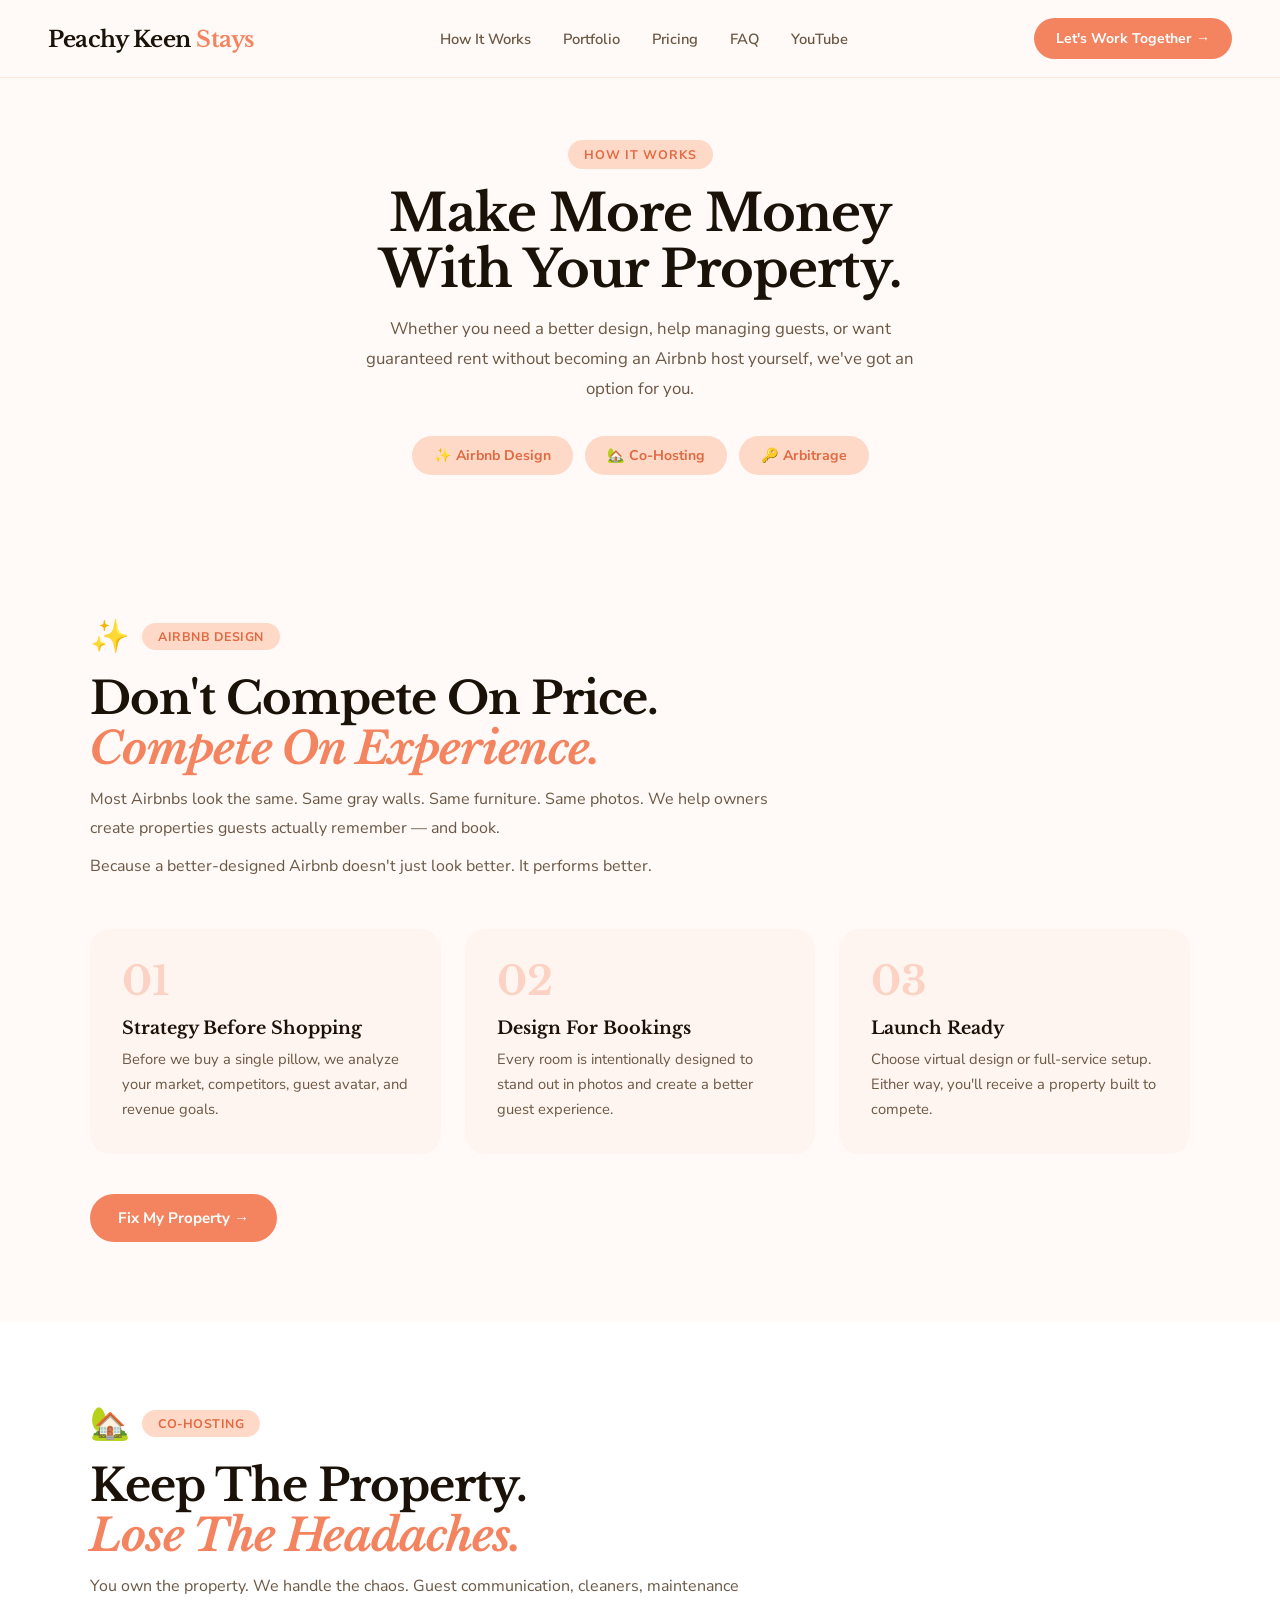
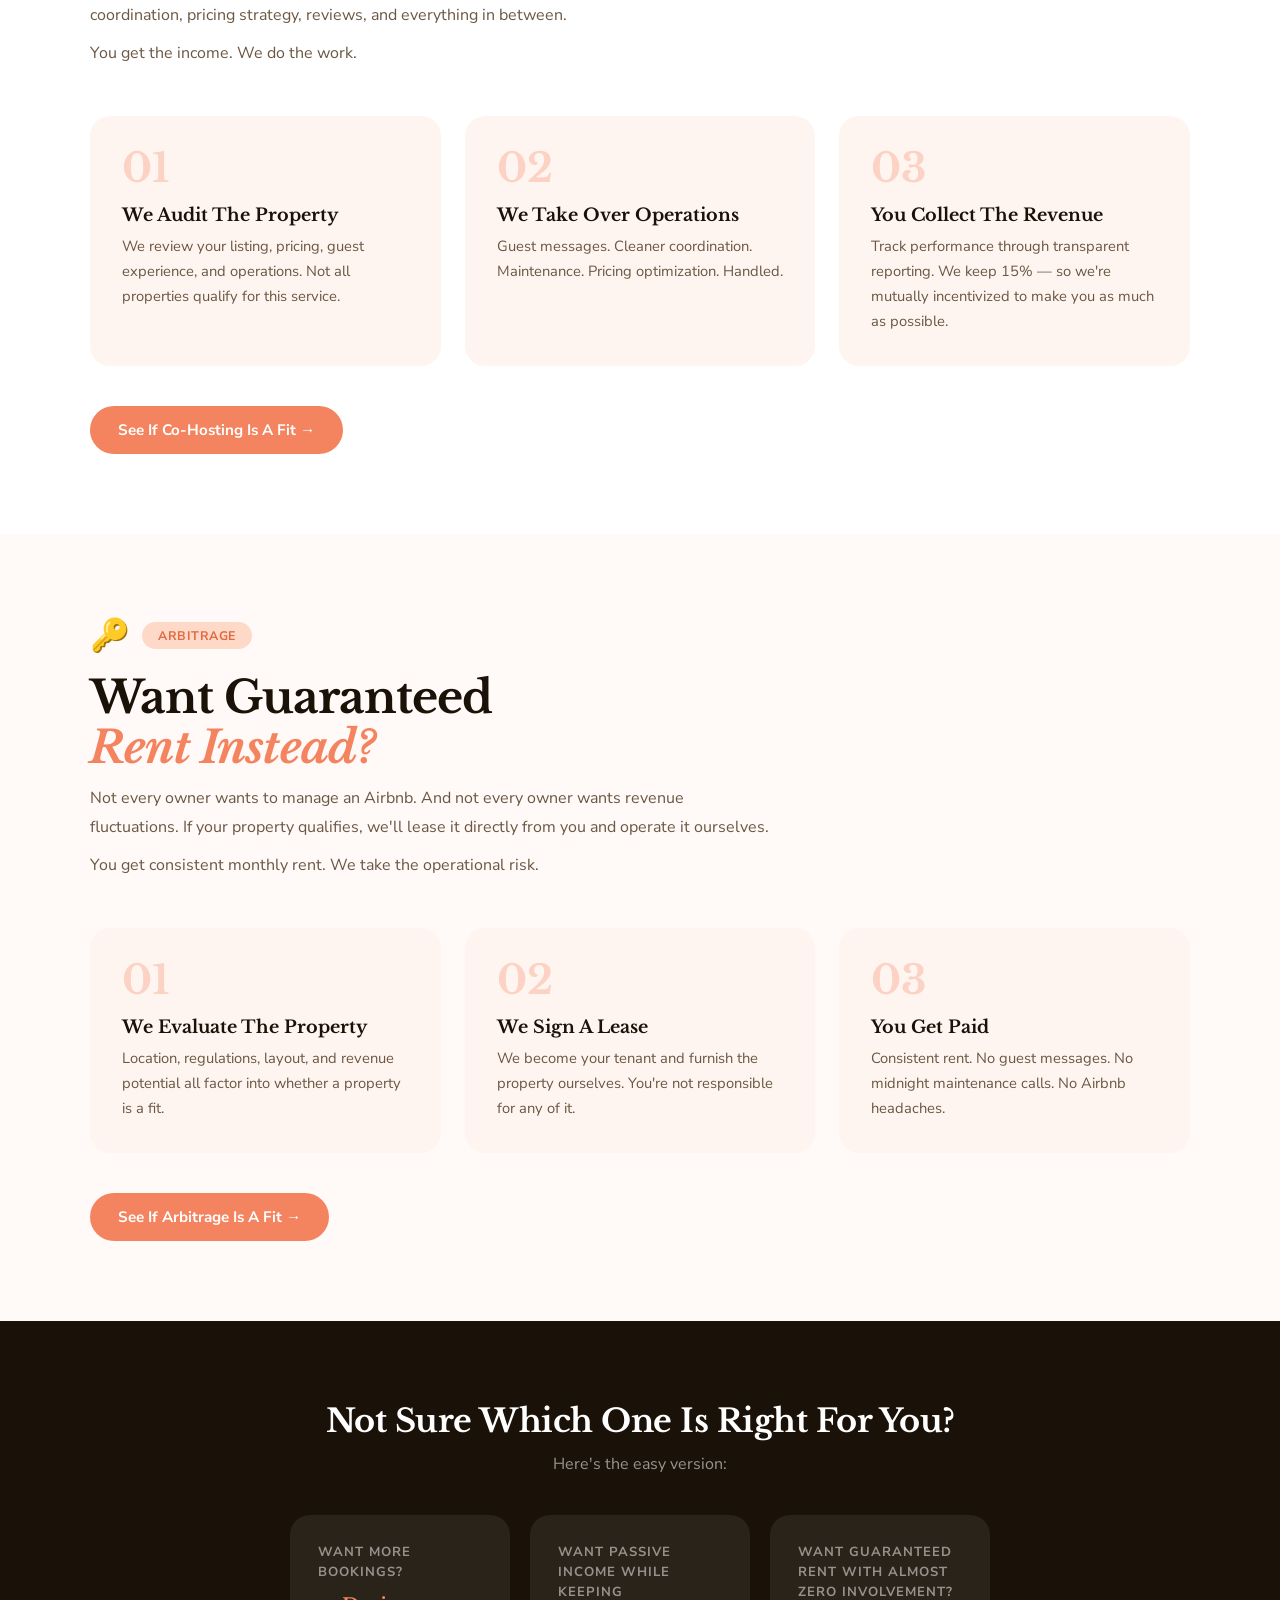
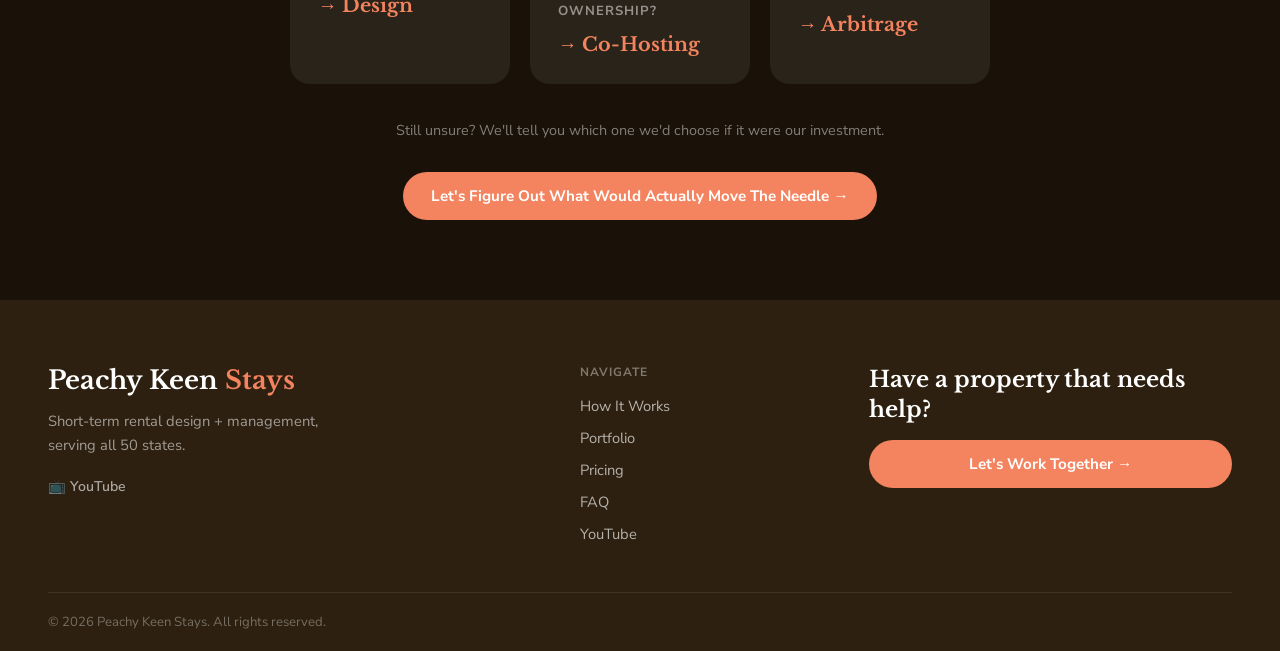
<file: how-it-works.html>
<!DOCTYPE html>
<html lang="en">
<head>
  <meta charset="UTF-8"/>
  <meta name="viewport" content="width=device-width, initial-scale=1.0"/>
  <title>How It Works – Peachy Keen Stays</title>
  <link rel="preconnect" href="https://fonts.googleapis.com">
  <link rel="preconnect" href="https://fonts.gstatic.com" crossorigin>
  <link href="https://fonts.googleapis.com/css2?family=Libre+Baskerville:ital,wght@0,400;0,700;1,400;1,700&family=Nunito+Sans:wght@300;400;600;700&display=swap" rel="stylesheet">
  <style>
/* ===========================
   PEACHY KEEN STAYS - STYLES
   =========================== */

:root {
  --peach: #F4845F;
  --peach-light: #FFD9C8;
  --peach-pale: #FFF5F0;
  --peach-dark: #E06A42;
  --teal: #2A9D8F;
  --teal-dark: #1A7A6E;
  --cream: #FFFAF7;
  --dark: #1A1208;
  --dark-soft: #2D2010;
  --mid: #6B5744;
  --light: #F7EDE4;
  --white: #FFFFFF;
  --font-head: 'Libre Baskerville', serif;
  --font-body: 'Nunito Sans', sans-serif;
  --radius: 20px;
  --radius-sm: 12px;
  --shadow: 0 8px 40px rgba(26,18,8,0.10);
  --shadow-lg: 0 20px 80px rgba(26,18,8,0.15);
}

* { margin: 0; padding: 0; box-sizing: border-box; }
html { scroll-behavior: smooth; }
body {
  font-family: var(--font-body);
  background: var(--cream);
  color: var(--dark);
  overflow-x: hidden;
}

/* ========== TYPOGRAPHY ========== */
h1, h2, h3, h4 { font-family: var(--font-head); }

/* ========== NAV ========== */
.nav {
  position: fixed;
  top: 0; left: 0; right: 0;
  z-index: 100;
  display: flex;
  align-items: center;
  justify-content: space-between;
  padding: 18px 48px;
  background: rgba(255,250,247,0.95);
  backdrop-filter: blur(12px);
  border-bottom: 1px solid rgba(244,132,95,0.15);
  transition: box-shadow 0.3s;
}

.nav-logo {
  font-family: var(--font-head);
  font-size: 1.4rem;
  font-weight: 800;
  color: var(--dark);
  text-decoration: none;
  letter-spacing: -0.5px;
}
.nav-logo span { color: var(--peach); }

.nav-links {
  display: flex;
  gap: 32px;
  list-style: none;
}
.nav-links a {
  color: var(--mid);
  text-decoration: none;
  font-size: 0.92rem;
  font-weight: 600;
  transition: color 0.2s;
}
.nav-links a:hover { color: var(--peach); }

.nav-cta {
  background: var(--peach);
  color: var(--white);
  padding: 11px 22px;
  border-radius: 50px;
  text-decoration: none;
  font-size: 0.88rem;
  font-weight: 700;
  transition: background 0.2s, transform 0.2s;
  cursor: pointer;
  border: none;
  font-family: var(--font-body);
}
.nav-cta:hover { background: var(--peach-dark); transform: translateY(-1px); }

.hamburger {
  display: none;
  background: none;
  border: none;
  font-size: 1.5rem;
  cursor: pointer;
  color: var(--dark);
}

/* ========== BUTTONS ========== */
.btn-primary {
  display: inline-block;
  background: var(--peach);
  color: white;
  padding: 14px 28px;
  border-radius: 50px;
  text-decoration: none;
  font-weight: 700;
  font-size: 0.95rem;
  transition: all 0.2s;
  white-space: nowrap;
  border: none;
  cursor: pointer;
  font-family: var(--font-body);
}
.btn-primary:hover {
  background: var(--peach-dark);
  transform: translateY(-2px);
  box-shadow: 0 8px 24px rgba(244,132,95,0.4);
}

.btn-secondary {
  display: inline-block;
  color: var(--dark);
  padding: 14px 28px;
  border-radius: 50px;
  text-decoration: none;
  font-weight: 700;
  font-size: 0.95rem;
  border: 2px solid var(--dark);
  transition: all 0.2s;
  cursor: pointer;
  font-family: var(--font-body);
  background: none;
}
.btn-secondary:hover {
  background: var(--dark);
  color: white;
  transform: translateY(-2px);
}

/* ========== HERO ========== */
.hero {
  min-height: calc(100vh - 60px);
  display: flex;
  align-items: center;
  padding: 100px 48px 60px;
  gap: 60px;
  background: var(--cream);
  position: relative;
  overflow: hidden;
}
.hero::before {
  content: '';
  position: absolute;
  top: -200px; right: -200px;
  width: 700px; height: 700px;
  background: radial-gradient(circle, rgba(244,132,95,0.15) 0%, transparent 70%);
  pointer-events: none;
}

.hero-content {
  flex: 1;
  max-width: 580px;
  position: relative;
  z-index: 1;
}

.hero-tag {
  display: inline-block;
  background: var(--peach-light);
  color: var(--peach-dark);
  padding: 8px 18px;
  border-radius: 50px;
  font-size: 0.82rem;
  font-weight: 700;
  letter-spacing: 0.5px;
  text-transform: uppercase;
  margin-bottom: 24px;
}

.hero-title {
  font-size: clamp(3rem, 6vw, 5.5rem);
  line-height: 1.05;
  color: var(--dark);
  margin-bottom: 24px;
  letter-spacing: -2px;
  font-weight: 700;
}
.hero-title em {
  font-style: italic;
  color: var(--peach);
}

.hero-sub {
  font-size: 1.1rem;
  color: var(--mid);
  line-height: 1.7;
  margin-bottom: 36px;
  max-width: 460px;
}

.hero-btns { display: flex; gap: 16px; flex-wrap: wrap; }

.hero-visual { flex: 1; display: flex; justify-content: center; position: relative; }

.hero-img-wrap { position: relative; width: 100%; max-width: 540px; }

.hero-placeholder {
  width: 100%;
  aspect-ratio: 4/3;
  background: linear-gradient(135deg, var(--peach-light) 0%, var(--light) 100%);
  border-radius: 24px;
  display: flex;
  flex-direction: column;
  align-items: center;
  justify-content: center;
  gap: 8px;
  box-shadow: var(--shadow-lg);
}
.hero-placeholder span { font-size: 1.5rem; color: var(--peach); font-family: var(--font-head); font-weight: 700; }
.hero-placeholder p { color: var(--mid); font-size: 0.9rem; }

.hero-badge {
  position: absolute;
  bottom: -20px; left: -20px;
  background: var(--dark);
  color: white;
  padding: 18px 22px;
  border-radius: 18px;
  text-align: center;
  box-shadow: var(--shadow);
}
.badge-num { display: block; font-family: var(--font-head); font-size: 2rem; font-weight: 700; color: var(--peach); line-height: 1; }
.badge-label { font-size: 0.75rem; font-weight: 600; opacity: 0.8; }

/* ========== TICKER ========== */
.ticker-wrap {
  background: var(--peach);
  padding: 16px 0;
  overflow: hidden;
  white-space: nowrap;
}
.ticker {
  display: inline-block;
  animation: ticker 30s linear infinite;
}
.ticker span {
  display: inline-block;
  color: white;
  font-size: 0.88rem;
  font-weight: 700;
  letter-spacing: 0.5px;
  text-transform: uppercase;
  padding: 0 24px;
}
@keyframes ticker {
  0% { transform: translateX(0); }
  100% { transform: translateX(-50%); }
}

/* ========== SECTIONS ========== */
.section { padding: 100px 48px; }
.section-inner { max-width: 1200px; margin: 0 auto; }

.section-label {
  display: inline-block;
  background: var(--peach-light);
  color: var(--peach-dark);
  padding: 6px 16px;
  border-radius: 50px;
  font-size: 0.78rem;
  font-weight: 700;
  letter-spacing: 1px;
  text-transform: uppercase;
  margin-bottom: 16px;
}

.section-title {
  font-size: clamp(2rem, 4vw, 3.2rem);
  line-height: 1.15;
  letter-spacing: -1px;
  color: var(--dark);
  margin-bottom: 20px;
  font-weight: 700;
}

.section-sub {
  color: var(--mid);
  font-size: 1.05rem;
  line-height: 1.7;
  max-width: 520px;
  margin-bottom: 48px;
}

/* ========== HOW IT WORKS (on home = overview cards) ========== */
.how-it-works { background: var(--white); }

.services-grid {
  display: grid;
  grid-template-columns: repeat(3, 1fr);
  gap: 24px;
  margin-top: 48px;
}

.service-card {
  padding: 40px 32px;
  border-radius: var(--radius);
  transition: transform 0.3s, box-shadow 0.3s;
}
.service-card:hover { transform: translateY(-6px); box-shadow: var(--shadow-lg); }

.card-peach { background: var(--peach-pale); }
.card-teal  { background: #EBF8F6; }
.card-coral { background: #FFF0ED; }

.service-icon { font-size: 2.5rem; margin-bottom: 20px; display: block; }

.service-card h3 { font-size: 1.6rem; color: var(--dark); margin-bottom: 12px; font-weight: 700; }
.service-card p  { color: var(--mid); line-height: 1.65; margin-bottom: 24px; font-size: 0.95rem; }

.card-link {
  color: var(--peach);
  text-decoration: none;
  font-weight: 700;
  font-size: 0.92rem;
  transition: opacity 0.2s;
}
.card-link:hover { opacity: 0.75; }

/* ========== PORTFOLIO (home preview) ========== */
.portfolio { background: var(--cream); }

.portfolio-grid {
  display: grid;
  grid-template-columns: repeat(3, 1fr);
  gap: 28px;
  margin-bottom: 48px;
}

.slider-wrap {
  border-radius: var(--radius);
  overflow: hidden;
  box-shadow: var(--shadow);
  margin-bottom: 16px;
}

.before-after-container {
  position: relative;
  aspect-ratio: 4/3;
  overflow: hidden;
  cursor: ew-resize;
}

.img-placeholder {
  position: absolute;
  inset: 0;
  width: 100%;
  height: 100%;
  display: flex;
  align-items: center;
  justify-content: center;
  font-family: var(--font-head);
  font-size: 1.4rem;
  font-weight: 700;
}

/* AFTER image — always full size, behind */
.after-img {
  position: absolute;
  inset: 0;
  width: 100%;
  height: 100%;
  background: linear-gradient(135deg, #FFD9C8 0%, #F4845F 100%);
  background-size: cover;
  background-position: center;
  color: white;
}

/* BEFORE overlay — full size, clipped from the right */
.before-overlay {
  position: absolute;
  inset: 0;
  width: 100%;
  height: 100%;
  overflow: hidden;
  clip-path: inset(0 50% 0 0);
  transition: none;
}

/* BEFORE image — full size inside the clipped overlay */
.before-img {
  position: absolute;
  inset: 0;
  width: 100%;
  height: 100%;
  background: linear-gradient(135deg, #e8e8e8 0%, #b0b0b0 100%);
  background-size: cover;
  background-position: center;
  color: #666;
}

/* Divider line */
.before-overlay::after {
  content: '';
  position: absolute;
  top: 0;
  right: 0;
  width: 2px;
  height: 100%;
  background: white;
  pointer-events: none;
}

.slider-input {
  position: absolute;
  inset: 0;
  width: 100%;
  height: 100%;
  opacity: 0;
  cursor: ew-resize;
  z-index: 10;
  margin: 0;
}

.slider-handle {
  position: absolute;
  top: 50%;
  transform: translate(-50%, -50%);
  width: 40px; height: 40px;
  background: white;
  border-radius: 50%;
  display: flex;
  align-items: center;
  justify-content: center;
  font-size: 0.65rem;
  color: var(--dark);
  box-shadow: 0 2px 12px rgba(0,0,0,0.25);
  z-index: 9;
  pointer-events: none;
  font-weight: 700;
}

.portfolio-meta { padding: 4px 4px 0; }
.portfolio-meta h4 { font-family: var(--font-head); font-size: 1.2rem; color: var(--dark); margin-bottom: 4px; font-weight: 700; }
.portfolio-meta a { text-decoration: none; }
.portfolio-meta a h4 { transition: color 0.2s; }
.portfolio-meta a:hover h4 { color: var(--peach); }
.portfolio-meta p  { color: var(--mid); font-size: 0.85rem; }

.center-btn { text-align: center; }

/* ========== CALCULATOR ========== */
.calculator { background: var(--dark); color: white; }
.calculator .section-label { background: rgba(244,132,95,0.2); color: var(--peach); }
.calculator .section-title { color: white; }
.calculator .section-sub  { color: rgba(255,255,255,0.65); }

.calc-wrap {
  display: grid;
  grid-template-columns: 1.4fr 1fr;
  gap: 48px;
  align-items: start;
}

.calc-form {
  background: rgba(255,255,255,0.06);
  border: 1px solid rgba(255,255,255,0.1);
  border-radius: var(--radius);
  padding: 40px;
}

.calc-group { margin-bottom: 32px; }
.calc-group label {
  display: block;
  font-size: 0.88rem;
  font-weight: 700;
  color: rgba(255,255,255,0.7);
  text-transform: uppercase;
  letter-spacing: 0.5px;
  margin-bottom: 12px;
}

.calc-options { display: flex; gap: 10px; flex-wrap: wrap; }

.calc-opt {
  padding: 10px 20px;
  border-radius: 50px;
  border: 1.5px solid rgba(255,255,255,0.2);
  background: transparent;
  color: rgba(255,255,255,0.7);
  font-family: var(--font-body);
  font-size: 0.88rem;
  font-weight: 600;
  cursor: pointer;
  transition: all 0.2s;
}
.calc-opt:hover { border-color: var(--peach); color: var(--peach); }
.calc-opt.active { background: var(--peach); border-color: var(--peach); color: white; font-weight: 700; }

.calc-range {
  width: 100%;
  accent-color: var(--peach);
  height: 6px;
  border-radius: 3px;
  background: rgba(255,255,255,0.15);
  outline: none;
  cursor: pointer;
  margin-top: 8px;
}

.calc-result {
  display: flex;
  align-items: center;
  justify-content: space-between;
  padding-top: 28px;
  border-top: 1px solid rgba(255,255,255,0.12);
  gap: 20px;
  flex-wrap: wrap;
}

.calc-estimate { display: flex; flex-direction: column; gap: 4px; }
.est-label { font-size: 0.8rem; font-weight: 700; color: rgba(255,255,255,0.5); text-transform: uppercase; letter-spacing: 0.5px; }
.est-price { font-family: var(--font-head); font-size: 2.2rem; font-weight: 700; color: var(--peach); letter-spacing: -0.5px; }

.calc-features {
  background: rgba(255,255,255,0.06);
  border: 1px solid rgba(244,132,95,0.25);
  border-radius: var(--radius);
  padding: 36px;
}
.calc-features h4 { font-family: var(--font-head); font-size: 1.5rem; color: white; margin-bottom: 20px; font-weight: 700; }
.calc-features ul { list-style: none; display: flex; flex-direction: column; gap: 14px; }
.calc-features li { color: rgba(255,255,255,0.75); font-size: 0.95rem; line-height: 1.5; }

/* ========== FAQ ========== */
.faq { background: var(--white); }

.faq-list {
  max-width: 760px;
  margin-top: 48px;
}

.faq-item {
  border-bottom: 1px solid var(--light);
  cursor: pointer;
  padding: 24px 0;
}

.faq-q {
  display: flex;
  justify-content: space-between;
  align-items: center;
  font-weight: 700;
  font-size: 1rem;
  color: var(--dark);
  gap: 16px;
}

.faq-icon {
  width: 28px; height: 28px;
  background: var(--peach-light);
  color: var(--peach-dark);
  border-radius: 50%;
  display: flex;
  align-items: center;
  justify-content: center;
  font-weight: 700;
  font-size: 1rem;
  flex-shrink: 0;
  transition: all 0.3s;
}
.faq-item.open .faq-icon { background: var(--peach); color: white; transform: rotate(45deg); }

.faq-a {
  max-height: 0;
  overflow: hidden;
  transition: max-height 0.35s ease, padding 0.35s ease;
  color: var(--mid);
  line-height: 1.7;
  font-size: 0.95rem;
}
.faq-item.open .faq-a { max-height: 200px; padding-top: 14px; }

/* ========== FOOTER ========== */
.footer { background: var(--dark-soft); color: white; padding: 64px 48px 0; }

.footer-inner {
  max-width: 1200px;
  margin: 0 auto;
  display: grid;
  grid-template-columns: 2fr 1fr 1.5fr;
  gap: 48px;
  padding-bottom: 48px;
}

.footer-logo { font-family: var(--font-head); font-size: 1.6rem; font-weight: 700; margin-bottom: 14px; }
.footer-logo span { color: var(--peach); }
.footer-brand p { color: rgba(255,255,255,0.55); font-size: 0.92rem; line-height: 1.6; margin-bottom: 20px; max-width: 280px; }

.footer-socials { display: flex; gap: 16px; }
.footer-socials a { color: rgba(255,255,255,0.6); text-decoration: none; font-size: 0.88rem; font-weight: 600; transition: color 0.2s; }
.footer-socials a:hover { color: var(--peach); }

.footer-links { display: flex; flex-direction: column; gap: 12px; }
.footer-links h5 { color: rgba(255,255,255,0.4); font-size: 0.75rem; text-transform: uppercase; letter-spacing: 1px; margin-bottom: 4px; }
.footer-links a { color: rgba(255,255,255,0.65); text-decoration: none; font-size: 0.92rem; transition: color 0.2s; }
.footer-links a:hover { color: var(--peach); }

.footer-cta { display: flex; flex-direction: column; gap: 16px; }
.footer-cta h5 { font-family: var(--font-head); font-size: 1.4rem; color: white; line-height: 1.35; font-weight: 700; }

.footer-bottom { max-width: 1200px; margin: 0 auto; padding: 20px 0; border-top: 1px solid rgba(255,255,255,0.08); }
.footer-bottom p { color: rgba(255,255,255,0.35); font-size: 0.82rem; }

/* ========== BOOKING MODAL ========== */
.modal-overlay {
  display: none;
  position: fixed;
  inset: 0;
  background: rgba(26,18,8,0.6);
  backdrop-filter: blur(4px);
  z-index: 500;
  align-items: center;
  justify-content: center;
  padding: 20px;
}
.modal-overlay.open { display: flex; }

.modal-box {
  background: white;
  border-radius: 24px;
  padding: 48px;
  max-width: 520px;
  width: 100%;
  position: relative;
  box-shadow: var(--shadow-lg);
  animation: modalIn 0.3s ease;
}
@keyframes modalIn {
  from { opacity: 0; transform: translateY(20px) scale(0.97); }
  to   { opacity: 1; transform: translateY(0) scale(1); }
}

.modal-close {
  position: absolute;
  top: 20px; right: 24px;
  background: var(--light);
  border: none;
  width: 36px; height: 36px;
  border-radius: 50%;
  font-size: 1.1rem;
  cursor: pointer;
  display: flex;
  align-items: center;
  justify-content: center;
  color: var(--mid);
  transition: background 0.2s;
}
.modal-close:hover { background: var(--peach-light); color: var(--peach-dark); }

.modal-box h3 { font-family: var(--font-head); font-size: 2rem; color: var(--dark); margin-bottom: 12px; font-weight: 700; }
.modal-box p  { color: var(--mid); font-size: 0.95rem; line-height: 1.65; margin-bottom: 28px; }

.modal-perks { list-style: none; margin-bottom: 32px; display: flex; flex-direction: column; gap: 10px; }
.modal-perks li { color: var(--mid); font-size: 0.92rem; font-weight: 600; }

.modal-embed-placeholder {
  background: var(--peach-pale);
  border: 2px dashed var(--peach-light);
  border-radius: var(--radius-sm);
  padding: 40px;
  text-align: center;
  color: var(--mid);
  font-size: 0.92rem;
}
.modal-embed-placeholder .embed-icon { font-size: 2.5rem; margin-bottom: 12px; }
.modal-embed-placeholder h4 { font-family: var(--font-head); font-size: 1.3rem; color: var(--dark); margin-bottom: 8px; font-weight: 700; }

/* ========== STICKY BAR ========== */
.sticky-bar {
  display: none;
  position: fixed;
  bottom: 0; left: 0; right: 0;
  z-index: 200;
  background: var(--dark);
  padding: 16px 48px;
  align-items: center;
  justify-content: space-between;
  gap: 16px;
  box-shadow: 0 -4px 24px rgba(0,0,0,0.2);
  animation: slideUp 0.4s ease;
}
.sticky-bar.visible { display: flex; }
@keyframes slideUp {
  from { transform: translateY(100%); }
  to   { transform: translateY(0); }
}
.sticky-bar p { color: white; font-size: 0.95rem; font-weight: 600; }
.sticky-bar p span { color: var(--peach); }
.sticky-bar-close {
  background: none; border: none; color: rgba(255,255,255,0.4);
  font-size: 1.2rem; cursor: pointer; margin-left: auto;
  transition: color 0.2s;
}
.sticky-bar-close:hover { color: white; }

/* ========== STANDALONE PAGES ========== */
.page-hero {
  padding: 160px 48px 80px;
  background: var(--cream);
  text-align: center;
}
.page-hero .section-label { margin-bottom: 16px; }
.page-hero h1 { font-family: var(--font-head); font-size: clamp(2.5rem, 5vw, 4.5rem); font-weight: 700; color: var(--dark); margin-bottom: 20px; letter-spacing: -0.5px; }
.page-hero p { color: var(--mid); font-size: 1.1rem; line-height: 1.7; max-width: 580px; margin: 0 auto; }

/* ========== RESPONSIVE ========== */
@media (max-width: 1024px) {
  .hero { padding: 100px 32px 60px; }
  .section { padding: 80px 32px; }
  .nav { padding: 16px 32px; }
  .services-grid { grid-template-columns: 1fr; gap: 16px; }
  .portfolio-grid { grid-template-columns: 1fr 1fr; }
  .calc-wrap { grid-template-columns: 1fr; }
  .footer-inner { grid-template-columns: 1fr 1fr; }
  .sticky-bar { padding: 16px 24px; }
}

@media (max-width: 768px) {
  .nav { padding: 14px 20px; }
  .nav-links, .nav-cta { display: none; }
  .hamburger { display: block; }
  .hero { flex-direction: column; padding: 100px 20px 60px; text-align: center; gap: 40px; }
  .hero-btns { justify-content: center; }
  .hero-sub { margin: 0 auto 36px; }
  .section { padding: 60px 20px; }
  .portfolio-grid { grid-template-columns: 1fr; }
  .footer-inner { grid-template-columns: 1fr; gap: 32px; }
  .calc-form { padding: 24px; }
  .modal-box { padding: 32px 24px; }
  .sticky-bar { flex-direction: column; text-align: center; padding: 16px 20px; gap: 12px; }
  .page-hero { padding: 120px 20px 60px; }
}

/* ========== LIGHTBOX ========== */
.lightbox-overlay {
  display: none;
  position: fixed;
  inset: 0;
  background: rgba(0,0,0,0.92);
  z-index: 1000;
  align-items: center;
  justify-content: center;
  cursor: zoom-out;
}
.lightbox-overlay.open { display: flex; }
.lightbox-img {
  max-width: 92vw;
  max-height: 90vh;
  object-fit: contain;
  border-radius: 8px;
  box-shadow: 0 0 80px rgba(0,0,0,0.5);
}
.lightbox-close {
  position: absolute;
  top: 20px; right: 28px;
  color: white;
  font-size: 2rem;
  cursor: pointer;
  background: none;
  border: none;
  line-height: 1;
  opacity: 0.8;
}
.lightbox-close:hover { opacity: 1; }
.lightbox-nav {
  position: absolute;
  top: 50%;
  transform: translateY(-50%);
  background: rgba(255,255,255,0.15);
  border: none;
  color: white;
  font-size: 1.8rem;
  padding: 12px 18px;
  cursor: pointer;
  border-radius: 8px;
  transition: background 0.2s;
}
.lightbox-nav:hover { background: rgba(255,255,255,0.3); }
.lightbox-prev { left: 16px; }
.lightbox-next { right: 16px; }

/* Airbnb pill */
.airbnb-pill {
  background: #FF5A5F !important;
  color: white !important;
  text-decoration: none;
  transition: opacity .2s;
}
.airbnb-pill:hover { opacity: .85; }

</style>
  <style>
  /* How It Works page extras */
  .hiw-hero { padding: 140px 48px 60px; background: var(--cream); text-align: center; }
  .hiw-hero h1 { font-family: var(--font-head); font-size: clamp(2.2rem,4vw,3.5rem); font-weight: 700; color: var(--dark); letter-spacing: -1px; line-height: 1.1; margin-bottom: 16px; }
  .hiw-hero p { color: var(--mid); font-size: 1.05rem; line-height: 1.8; max-width: 580px; margin: 0 auto 32px; }
  .hiw-pills { display: flex; gap: 12px; justify-content: center; flex-wrap: wrap; }
  .hiw-pill { background: var(--peach-light); color: var(--peach-dark); padding: 10px 22px; border-radius: 50px; font-size: 0.88rem; font-weight: 700; text-decoration: none; transition: background 0.2s, color 0.2s; }
  .hiw-pill:hover { background: var(--peach); color: white; }

  .service-block { padding: 80px 48px; }
  .service-block:nth-child(even) { background: var(--white); }
  .service-block-inner { max-width: 1100px; margin: 0 auto; }

  .service-block-header { margin-bottom: 48px; }
  .service-label-row { display: flex; align-items: center; gap: 12px; margin-bottom: 16px; }
  .service-emoji-big { font-size: 2rem; }
  .service-type-pill { background: var(--peach-light); color: var(--peach-dark); padding: 5px 16px; border-radius: 50px; font-size: 0.78rem; font-weight: 700; letter-spacing: 0.5px; text-transform: uppercase; }

  .service-block-header h2 { font-family: var(--font-head); font-size: clamp(2rem,3.5vw,2.8rem); font-weight: 700; color: var(--dark); letter-spacing: -1px; line-height: 1.1; margin-bottom: 12px; }
  .service-block-header h2 em { font-style: italic; color: var(--peach); }
  .service-intro { color: var(--mid); font-size: 1rem; line-height: 1.8; max-width: 680px; }
  .service-intro p { margin-bottom: 10px; }

  .steps-row { display: grid; grid-template-columns: repeat(3,1fr); gap: 24px; margin-bottom: 40px; }
  .step-card { background: var(--peach-pale); border-radius: var(--radius); padding: 32px; transition: transform 0.2s, box-shadow 0.2s; }
  .step-card:hover { transform: translateY(-4px); box-shadow: var(--shadow); }
  .step-num { font-family: var(--font-head); font-size: 2.5rem; font-weight: 700; color: var(--peach); opacity: 0.3; line-height: 1; margin-bottom: 16px; }
  .step-card h4 { font-family: var(--font-head); font-size: 1.1rem; font-weight: 700; color: var(--dark); margin-bottom: 8px; }
  .step-card p { color: var(--mid); font-size: 0.92rem; line-height: 1.7; }

  .decision-section { background: var(--dark); padding: 80px 48px; text-align: center; }
  .decision-inner { max-width: 700px; margin: 0 auto; }
  .decision-inner h2 { font-family: var(--font-head); font-size: clamp(1.6rem,2.5vw,2.4rem); font-weight: 700; color: white; letter-spacing: -0.5px; margin-bottom: 12px; }
  .decision-inner .dec-sub { color: rgba(255,255,255,0.55); font-size: 1rem; margin-bottom: 40px; }
  .decision-grid { display: grid; grid-template-columns: repeat(3,1fr); gap: 20px; margin-bottom: 36px; }
  .decision-card { background: rgba(255,255,255,0.07); border-radius: var(--radius); padding: 28px; text-align: left; }
  .decision-want { color: rgba(255,255,255,0.5); font-size: 0.82rem; font-weight: 700; text-transform: uppercase; letter-spacing: 1px; margin-bottom: 10px; line-height: 1.5; }
  .decision-answer { color: var(--peach); font-family: var(--font-head); font-size: 1.2rem; font-weight: 700; }

  @media(max-width:768px) {
    .hiw-hero { padding: 110px 20px 40px; }
    .service-block { padding: 60px 20px; }
    .steps-row { grid-template-columns: 1fr; }
    .decision-grid { grid-template-columns: 1fr; }
    .decision-section { padding: 60px 20px; }
  }
  </style>
</head>
<body>

  <!-- NAV -->
  <nav class="nav">
    <a href="index.html" class="nav-logo">Peachy Keen <span>Stays</span></a>
    <ul class="nav-links">
      <li><a href="how-it-works.html">How It Works</a></li>
      <li><a href="portfolio.html">Portfolio</a></li>
      <li><a href="index.html#calculator">Pricing</a></li>
      <li><a href="index.html#faq">FAQ</a></li>
      <li><a href="https://www.youtube.com/@thisismy_storey/featured" target="_blank">YouTube</a></li>
    </ul>
    <button class="nav-cta" onclick="openModal()">Let's Work Together →</button>
    <button class="hamburger" onclick="toggleMenu()">☰</button>
  </nav>

  <!-- HERO -->
  <div class="hiw-hero">
    <div class="section-label">How It Works</div>
    <h1>Make More Money<br>With Your Property.</h1>
    <p>Whether you need a better design, help managing guests, or want guaranteed rent without becoming an Airbnb host yourself, we've got an option for you.</p>
    <div class="hiw-pills">
      <a href="#design" class="hiw-pill">✨ Airbnb Design</a>
      <a href="#cohosting" class="hiw-pill">🏡 Co-Hosting</a>
      <a href="#arbitrage" class="hiw-pill">🔑 Arbitrage</a>
    </div>
  </div>

  <!-- ✨ AIRBNB DESIGN -->
  <div class="service-block" id="design">
    <div class="service-block-inner">
      <div class="service-block-header">
        <div class="service-label-row">
          <span class="service-emoji-big">✨</span>
          <span class="service-type-pill">Airbnb Design</span>
        </div>
        <h2>Don't Compete On Price.<br><em>Compete On Experience.</em></h2>
        <div class="service-intro">
          <p>Most Airbnbs look the same. Same gray walls. Same furniture. Same photos. We help owners create properties guests actually remember — and book.</p>
          <p>Because a better-designed Airbnb doesn't just look better. It performs better.</p>
        </div>
      </div>
      <div class="steps-row">
        <div class="step-card">
          <div class="step-num">01</div>
          <h4>Strategy Before Shopping</h4>
          <p>Before we buy a single pillow, we analyze your market, competitors, guest avatar, and revenue goals.</p>
        </div>
        <div class="step-card">
          <div class="step-num">02</div>
          <h4>Design For Bookings</h4>
          <p>Every room is intentionally designed to stand out in photos and create a better guest experience.</p>
        </div>
        <div class="step-card">
          <div class="step-num">03</div>
          <h4>Launch Ready</h4>
          <p>Choose virtual design or full-service setup. Either way, you'll receive a property built to compete.</p>
        </div>
      </div>
      <button class="btn-primary" onclick="openModal()">Fix My Property →</button>
    </div>
  </div>

  <!-- 🏡 CO-HOSTING -->
  <div class="service-block" id="cohosting">
    <div class="service-block-inner">
      <div class="service-block-header">
        <div class="service-label-row">
          <span class="service-emoji-big">🏡</span>
          <span class="service-type-pill">Co-Hosting</span>
        </div>
        <h2>Keep The Property.<br><em>Lose The Headaches.</em></h2>
        <div class="service-intro">
          <p>You own the property. We handle the chaos. Guest communication, cleaners, maintenance coordination, pricing strategy, reviews, and everything in between.</p>
          <p>You get the income. We do the work.</p>
        </div>
      </div>
      <div class="steps-row">
        <div class="step-card">
          <div class="step-num">01</div>
          <h4>We Audit The Property</h4>
          <p>We review your listing, pricing, guest experience, and operations. Not all properties qualify for this service.</p>
        </div>
        <div class="step-card">
          <div class="step-num">02</div>
          <h4>We Take Over Operations</h4>
          <p>Guest messages. Cleaner coordination. Maintenance. Pricing optimization. Handled.</p>
        </div>
        <div class="step-card">
          <div class="step-num">03</div>
          <h4>You Collect The Revenue</h4>
          <p>Track performance through transparent reporting. We keep 15% — so we're mutually incentivized to make you as much as possible.</p>
        </div>
      </div>
      <button class="btn-primary" onclick="openModal()">See If Co-Hosting Is A Fit →</button>
    </div>
  </div>

  <!-- 🔑 ARBITRAGE -->
  <div class="service-block" id="arbitrage">
    <div class="service-block-inner">
      <div class="service-block-header">
        <div class="service-label-row">
          <span class="service-emoji-big">🔑</span>
          <span class="service-type-pill">Arbitrage</span>
        </div>
        <h2>Want Guaranteed<br><em>Rent Instead?</em></h2>
        <div class="service-intro">
          <p>Not every owner wants to manage an Airbnb. And not every owner wants revenue fluctuations. If your property qualifies, we'll lease it directly from you and operate it ourselves.</p>
          <p>You get consistent monthly rent. We take the operational risk.</p>
        </div>
      </div>
      <div class="steps-row">
        <div class="step-card">
          <div class="step-num">01</div>
          <h4>We Evaluate The Property</h4>
          <p>Location, regulations, layout, and revenue potential all factor into whether a property is a fit.</p>
        </div>
        <div class="step-card">
          <div class="step-num">02</div>
          <h4>We Sign A Lease</h4>
          <p>We become your tenant and furnish the property ourselves. You're not responsible for any of it.</p>
        </div>
        <div class="step-card">
          <div class="step-num">03</div>
          <h4>You Get Paid</h4>
          <p>Consistent rent. No guest messages. No midnight maintenance calls. No Airbnb headaches.</p>
        </div>
      </div>
      <button class="btn-primary" onclick="openModal()">See If Arbitrage Is A Fit →</button>
    </div>
  </div>

  <!-- DECISION HELPER -->
  <div class="decision-section">
    <div class="decision-inner">
      <h2>Not Sure Which One Is Right For You?</h2>
      <p class="dec-sub">Here's the easy version:</p>
      <div class="decision-grid">
        <div class="decision-card">
          <div class="decision-want">Want more bookings?</div>
          <div class="decision-answer">→ Design</div>
        </div>
        <div class="decision-card">
          <div class="decision-want">Want passive income while keeping ownership?</div>
          <div class="decision-answer">→ Co-Hosting</div>
        </div>
        <div class="decision-card">
          <div class="decision-want">Want guaranteed rent with almost zero involvement?</div>
          <div class="decision-answer">→ Arbitrage</div>
        </div>
      </div>
      <p style="color:rgba(255,255,255,0.45);font-size:0.9rem;margin-bottom:32px;">Still unsure? We'll tell you which one we'd choose if it were our investment.</p>
      <button class="btn-primary" onclick="openModal()">Let's Figure Out What Would Actually Move The Needle →</button>
    </div>
  </div>

  <!-- FOOTER -->
  <footer class="footer">
    <div class="footer-inner">
      <div class="footer-brand">
        <div class="footer-logo">Peachy Keen <span>Stays</span></div>
        <p>Short-term rental design + management, serving all 50 states.</p>
        <div class="footer-socials">
          <a href="https://www.youtube.com/@thisismy_storey/featured" target="_blank">📺 YouTube</a>
        </div>
      </div>
      <div class="footer-links">
        <h5>Navigate</h5>
        <a href="how-it-works.html">How It Works</a>
        <a href="portfolio.html">Portfolio</a>
        <a href="index.html#calculator">Pricing</a>
        <a href="index.html#faq">FAQ</a>
        <a href="https://www.youtube.com/@thisismy_storey/featured" target="_blank">YouTube</a>
      </div>
      <div class="footer-cta">
        <h5>Have a property that needs help?</h5>
        <button class="btn-primary" onclick="openModal()">Let's Work Together →</button>
      </div>
    </div>
    <div class="footer-bottom"><p>© 2026 Peachy Keen Stays. All rights reserved.</p></div>
  </footer>

  <!-- MODAL -->
  <div class="modal-overlay" id="bookingModal" onclick="closeModalOutside(event)">
    <div class="modal-box">
      <button class="modal-close" onclick="closeModal()">✕</button>
      <iframe src="https://app.usemotion.com/meet/faith-storey/design-intro" title="Book a Call" width="100%" height="560" frameborder="0" style="display:block;border:none;border-radius:0 0 12px 12px;"></iframe>
    </div>
  </div>

  <!-- STICKY BAR -->
  <div class="sticky-bar" id="stickyBar">
    <p>Have a property that needs help? <span>Let's figure out what would actually move the needle.</span></p>
    <button class="btn-primary" onclick="openModal()">Let's Talk →</button>
    <button class="sticky-bar-close" onclick="closeStickyBar()">✕</button>
  </div>

  <script>
// ========================
// BEFORE/AFTER SLIDER
// ========================
function moveSlider(input, overlayId, handleId) {
  const val = input.value;
  const overlay = document.getElementById(overlayId);
  const handle = document.getElementById(handleId);
  // Clip from the right — stable images, no scaling
  if (overlay) overlay.style.clipPath = `inset(0 ${100 - val}% 0 0)`;
  if (handle) handle.style.left = val + '%';
}

// ========================
// FAQ ACCORDION
// ========================
function toggleFaq(item) {
  const isOpen = item.classList.contains('open');
  document.querySelectorAll('.faq-item.open').forEach(el => el.classList.remove('open'));
  if (!isOpen) item.classList.add('open');
}

// ========================
// CALCULATOR
// ========================
const BASE_PRICES = {
  'Studio / 1BD': 800,
  '2–3 Bedroom': 1200,
  '4+ Bedroom': 1800
};
const ADDON_PRICES = {
  'Shopping List': 200,
  '3D Renders': 350,
  'Rush Delivery': 400
};

let selectedType = 'Studio / 1BD';
let selectedAddons = new Set();

function selectOpt(btn) {
  const group = btn.dataset.group;
  document.querySelectorAll(`.calc-opt[data-group="${group}"]`).forEach(b => b.classList.remove('active'));
  btn.classList.add('active');
  if (group === 'type') selectedType = btn.textContent.trim();
  updateCalc();
}

function toggleAddon(btn) {
  const label = btn.textContent.trim();
  if (btn.classList.contains('active')) {
    btn.classList.remove('active');
    selectedAddons.delete(label);
  } else {
    btn.classList.add('active');
    selectedAddons.add(label);
  }
  updateCalc();
}

function updateCalc() {
  const roomEl = document.getElementById('roomCount');
  const valEl  = document.getElementById('roomVal');
  const priceEl = document.getElementById('estPrice');
  if (!roomEl) return;

  const rooms = parseInt(roomEl.value);
  if (valEl) valEl.textContent = rooms;

  const base = BASE_PRICES[selectedType] || 800;
  const roomMult = 1 + (rooms - 1) * 0.18;
  let addonTotal = 0;
  selectedAddons.forEach(a => { addonTotal += ADDON_PRICES[a] || 0; });

  const low  = Math.round((base * roomMult + addonTotal) / 100) * 100;
  const high = Math.round((base * roomMult * 1.45 + addonTotal) / 100) * 100;

  if (priceEl) priceEl.textContent = `$${low.toLocaleString()} – $${high.toLocaleString()}`;
}

// ========================
// BOOKING MODAL
// ========================
function openModal() {
  const modal = document.getElementById('bookingModal');
  if (modal) {
    modal.classList.add('open');
    document.body.style.overflow = 'hidden';
  }
}

function closeModal() {
  const modal = document.getElementById('bookingModal');
  if (modal) {
    modal.classList.remove('open');
    document.body.style.overflow = '';
  }
}

function closeModalOutside(e) {
  if (e.target === document.getElementById('bookingModal')) closeModal();
}

// Close modal on Escape key
document.addEventListener('keydown', (e) => {
  if (e.key === 'Escape') closeModal();
});

// ========================
// STICKY BAR (appears at 50% scroll)
// ========================
let stickyDismissed = false;

function closeStickyBar() {
  const bar = document.getElementById('stickyBar');
  if (bar) bar.classList.remove('visible');
  stickyDismissed = true;
}

window.addEventListener('scroll', () => {
  if (stickyDismissed) return;
  const scrollPct = window.scrollY / (document.body.scrollHeight - window.innerHeight);
  const bar = document.getElementById('stickyBar');
  if (bar) {
    if (scrollPct > 0.5) {
      bar.classList.add('visible');
    } else {
      bar.classList.remove('visible');
    }
  }
});

// ========================
// NAV SCROLL EFFECT
// ========================
window.addEventListener('scroll', () => {
  const nav = document.querySelector('.nav');
  if (nav) {
    nav.style.boxShadow = window.scrollY > 50
      ? '0 4px 24px rgba(26,18,8,0.10)'
      : 'none';
  }
});

// ========================
// MOBILE MENU
// ========================
function toggleMenu() {
  const links = document.querySelector('.nav-links');
  if (!links) return;
  const isOpen = links.style.display === 'flex';
  if (isOpen) {
    links.style.display = 'none';
  } else {
    Object.assign(links.style, {
      display: 'flex',
      flexDirection: 'column',
      position: 'absolute',
      top: '70px',
      left: '0',
      right: '0',
      background: 'white',
      padding: '20px 24px',
      boxShadow: '0 8px 24px rgba(0,0,0,0.1)',
      zIndex: '99'
    });
  }
}

// ========================
// SMOOTH SCROLL (same-page anchors only)
// ========================
document.querySelectorAll('a[href^="#"]').forEach(anchor => {
  anchor.addEventListener('click', function(e) {
    e.preventDefault();
    const target = document.querySelector(this.getAttribute('href'));
    if (target) target.scrollIntoView({ behavior: 'smooth', block: 'start' });
  });
});

// Init
updateCalc();

// ========================
// LIGHTBOX
// ========================
let lightboxImages = [];
let lightboxIndex = 0;

function openLightbox(imgEl) {
  const gallery = imgEl.closest('.gallery-grid');
  if (!gallery) return;
  lightboxImages = Array.from(gallery.querySelectorAll('img'));
  lightboxIndex = lightboxImages.indexOf(imgEl);
  showLightboxImage();
  const overlay = document.getElementById('lightboxOverlay');
  if (overlay) overlay.classList.add('open');
  document.body.style.overflow = 'hidden';
}

function showLightboxImage() {
  const img = document.getElementById('lightboxImg');
  if (img && lightboxImages[lightboxIndex]) {
    img.src = lightboxImages[lightboxIndex].src.replace('sz=w800','sz=w1600').replace('sz=w1200','sz=w1600');
  }
}

function lightboxNext() {
  lightboxIndex = (lightboxIndex + 1) % lightboxImages.length;
  showLightboxImage();
}
function lightboxPrev() {
  lightboxIndex = (lightboxIndex - 1 + lightboxImages.length) % lightboxImages.length;
  showLightboxImage();
}
function closeLightbox() {
  const overlay = document.getElementById('lightboxOverlay');
  if (overlay) overlay.classList.remove('open');
  document.body.style.overflow = '';
}

document.addEventListener('keydown', (e) => {
  const overlay = document.getElementById('lightboxOverlay');
  if (!overlay || !overlay.classList.contains('open')) return;
  if (e.key === 'ArrowRight') lightboxNext();
  if (e.key === 'ArrowLeft') lightboxPrev();
  if (e.key === 'Escape') closeLightbox();
});

  </script>
</body>
</html>
</file>
